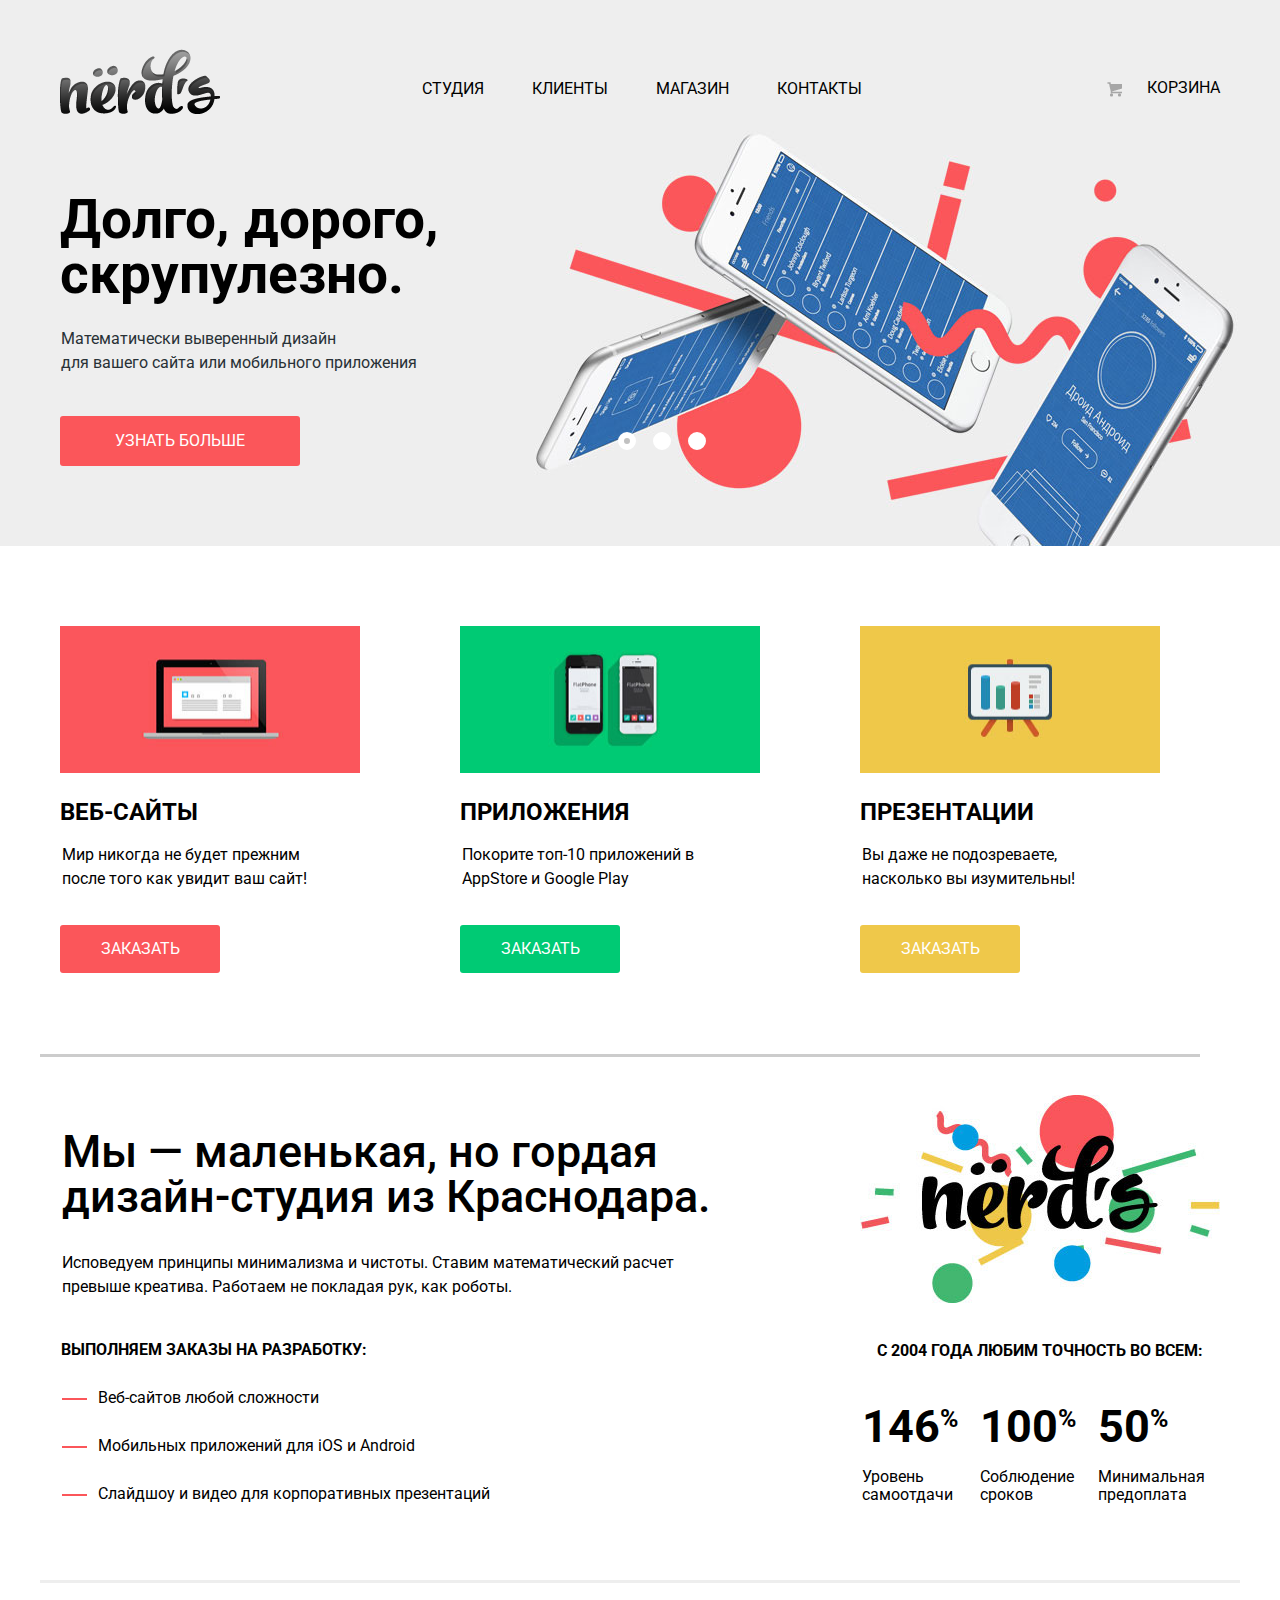
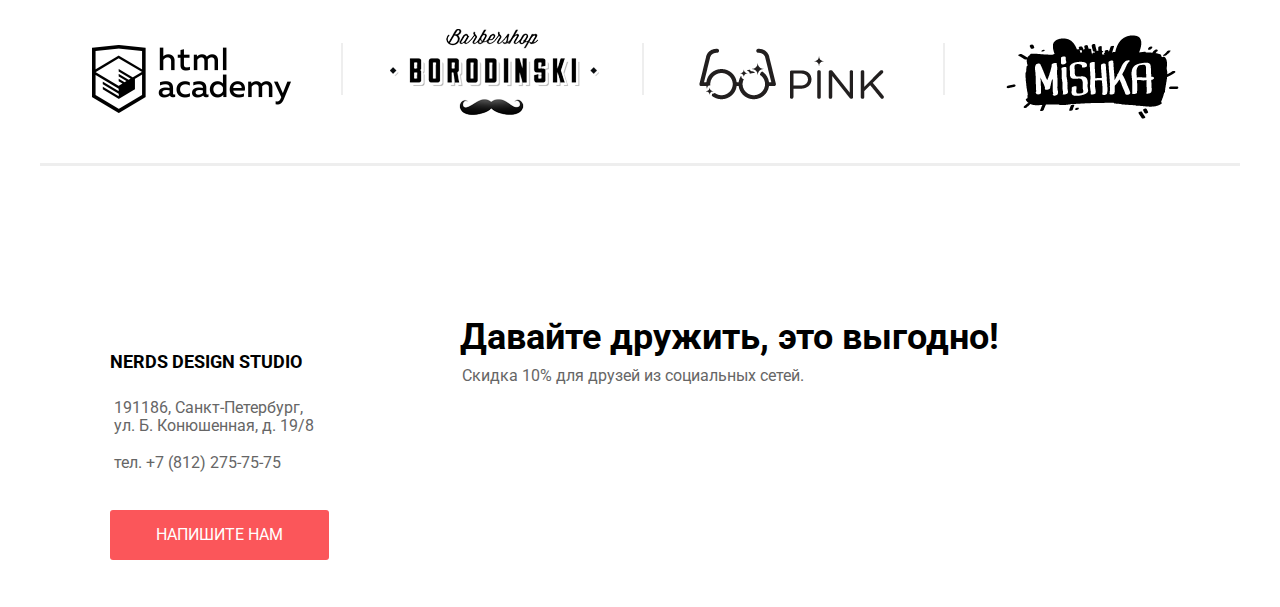
<file: index.html>
<!DOCTYPE html>
<html lang="ru">
<head>
	<meta charset="utf-8">
	<title>Нёрдс</title>
	<link href="css/normalize.css" rel="stylesheet">
	<link href="css/style.min.css" rel="stylesheet">
	<link href="https://fonts.googleapis.com/css?family=Roboto:300&amp;subset=latin,cyrillic" rel="stylesheet" type="text/css"> 	
</head>
<body>
	<header class="main-header">
		<div class="container">
			<div class="header-top clearfix">
				<div class="logo"> <img alt="" src="img/fb-icon.png" width="160" height="65"> </div>
				<nav class="main-navigator">
					<ul>
						<li> <a href="#">Студия</a> </li>
						<li> <a href="#">Клиенты</a> </li>
						<li> <a href="catalog.html">Магазин</a> </li>
						<li> <a href="#">Контакты</a> </li>
					</ul>
				</nav>
				<div class="user-block"> <a class="basket" href="#">Корзина</a> </div>
			</div>
			<div class="slider">
				<input type="radio" id="btn-1" name="toggle" checked>
				<input type="radio" id="btn-2" name="toggle">
				<input type="radio" id="btn-3" name="toggle">
				<div class="slider-controls">
					<label for="btn-1"></label>
					<label for="btn-2"></label>
					<label for="btn-3"></label>
				</div>
				<div class="slides">
					<div class="slide">
						<div class="slider-item">
							<div class="slider-title">Долго, дорого,
								<br> скрупулезно.</div>
							<p> Математически выверенный дизайн
								<br> для вашего сайта или мобильного приложения </p> <a class="btn" href="#">Узнать больше</a> </div>
					</div>
					<div class="slide">
						<div class="slider-item">
							<p class="slider-title">Любим математику
								<br> как никто другой</p>
							<p> Никакого креатива, только математические формулы
								<br> для расчета идеальных пропорций. </p> <a class="btn" href="#">Узнать больше</a> </div>
					</div>
					<div class="slide">
						<div class="slider-item">
							<p class="slider-title">Только ночь,
								<br> только хардкор</p>
							<p> Работать днем, как все? Мы против этого.
								<br> Ближе к полуночи работа только начинается </p> <a class="btn" href="#">Узнать больше</a> </div>
					</div>
				</div>
			</div>
		</div>
	</header>
	<main>
		<div class="container">
			<section class="features clearfix">
				<div class="features-item"> <img alt="" src="img/illustration-1.jpg" width="300" height="147"> <b class="features-name">Веб-сайты</b>
					<p> Мир никогда не будет прежним после того как увидит ваш сайт! </p> <a class="btn red" href="#">Заказать</a> </div>
				<div class="features-item"> <img alt="" src="img/illustration-2.jpg" width="300" height="147"> <b class="features-name">Приложения</b>
					<p> Покорите топ-10 приложений в AppStore и Google Play </p> <a class="btn green" href="#">Заказать</a> </div>
				<div class="features-item"> <img alt="" src="img/illustration-3.jpg" width="300" height="147"> <b class="features-name">Презентации</b>
					<p> Вы даже не подозреваете, насколько вы изумительны! </p> <a class="btn yellow" href="#">Заказать</a> </div>
			</section>
			<div class="conteiner-information clearfix">
				<div class="index-content-left">
					<p class="about-us">Мы &mdash; маленькая, но гордая дизайн-студия из Краснодара.</p>
					<p class="about-us-text"> Исповедуем принципы минимализма и чистоты. Ставим математический расчет превыше креатива. Работаем не покладая рук, как роботы. </p>
					<h3>
							Выполняем заказы на разработку:
						</h3>
					<ul class="orders">
						<li class="orders-text"> Веб-сайтов любой сложности </li>
						<li class="orders-text"> Мобильных приложений для iOS и Android </li>
						<li class="orders-text"> Слайдшоу и видео для корпоративных презентаций </li>
					</ul>
				</div>
				<div class="index-content-right">
					<div class="benefits-logo"> <img alt="" class="photo" src="img/nerds-illustration.jpg" width="360" height="208"> </div>
					<p class="indicators"> С 2004 года любим точность во всем: </p>
					<ul class="benefits">
						<li> <b class="benefits-figures">146<sup class="top">%</sup></b>
							<p class="benefits-text">Уровень
								<br> самоотдачи</p>
						</li>
						<li> <b class="benefits-figures">100<sup class="top">%</sup></b>
							<p class="benefits-text">Соблюдение
								<br> сроков</p>
						</li>
						<li> <b class="benefits-figures">50<sup class="top">%</sup></b>
							<p class="benefits-text">Минимальная
								<br> предоплата</p>
						</li>
					</ul>
				</div>
			</div>
			<div class="conteiner-example clearfix">
				<ul class="example-block">
					<li class="example">
						<a href="#"><img alt="" src="img/logo-1.png" width="260" height="180"></a>
					</li>
					<li class="example">
						<a href="#"><img alt="" src="img/logo-2.png" width="260" height="180"></a>
					</li>
					<li class="example">
						<a href="#"><img alt="" src="img/logo-3.png" width="260" height="180"></a>
					</li>
					<li class="example">
						<a href="#"><img alt="" src="img/logo-4.png" width="260" height="180"></a>
					</li>
				</ul>
			</div>
		</div>
	</main>
	<div class="map-wrapper">
		<div class="map" id="map">
			<script type="text/javascript" charset="utf-8" async src="https://api-maps.yandex.ru/services/constructor/1.0/js/?sid=iavC7nxiYzAZsRf-r_pXTPuaSkUYkFJc&amp;width=100%25&amp;height=416&amp;lang=ru_RU&amp;sourceType=constructor&amp;scroll=true"></script>
		</div>
		<div class="container clearfix">
			<section class="map-contacts">
				<p class="footer">Nerds design studio</p>
				<p class="adress"> 191186, Санкт-Петербург,
					<br> ул. Б. Конюшенная, д. 19/8 </p>
				<p class="phone">тел. +7 (812) 275-75-75</p> <a class="btn-write" href="chat.html">Напишите нам</a> </section>
		</div>
	</div>
	<footer class="main-footer">
		<div class="container clearfix">
			<div class="footer-social"> <a class="social-btn social-btn-vk" href="#">Вконтакте</a> <a class="social-btn social-btn-fb" href="#">Фейсбук</a> <a class="social-btn social-btn-inst" href="#">Инстаграм</a> </div>
			<div class="footer-title">
				<p class="social-header">Давайте дружить, это выгодно!</p>
				<p class="social-text">Скидка 10% для друзей из социальных сетей.</p>
			</div>
		</div>
	</footer>
	<div class="modal-content">
		<button class="modal-content-close" type="button" title="Закрыть">Закрыть</button>
		<h2 class="modal-content-title">Напишите нам</h2>
		<form class="form-communication" action="chat.html" method="post">
			<ul class="communication">
				<li>
					<label class="form-signature" for="signature"> Ваше имя: </label>
					<br>
					<input class="icon-user" type="text" id="signature" placeholder="Представьтесь, пожалуйста" required>
				</li>
				<li>
					<label class="form-e-mail" for="e-mail"> Ваше e-mail: </label>
					<br>
					<input class="icon-mail" type="text" id="e-mail" placeholder="Для отправки ответа" required> 
				</li>
			</ul>
			<label class="form-text" for="text-mail"> Текст письма: </label>
			<br>
			<textarea id="text-mail" placeholder="В свободной форме"></textarea>
			<button class="btn-communication" type="submit">Отправить</button>
		</form>
	</div>
	<script src="js/script.min.js"></script>
</body>
</html>
</file>
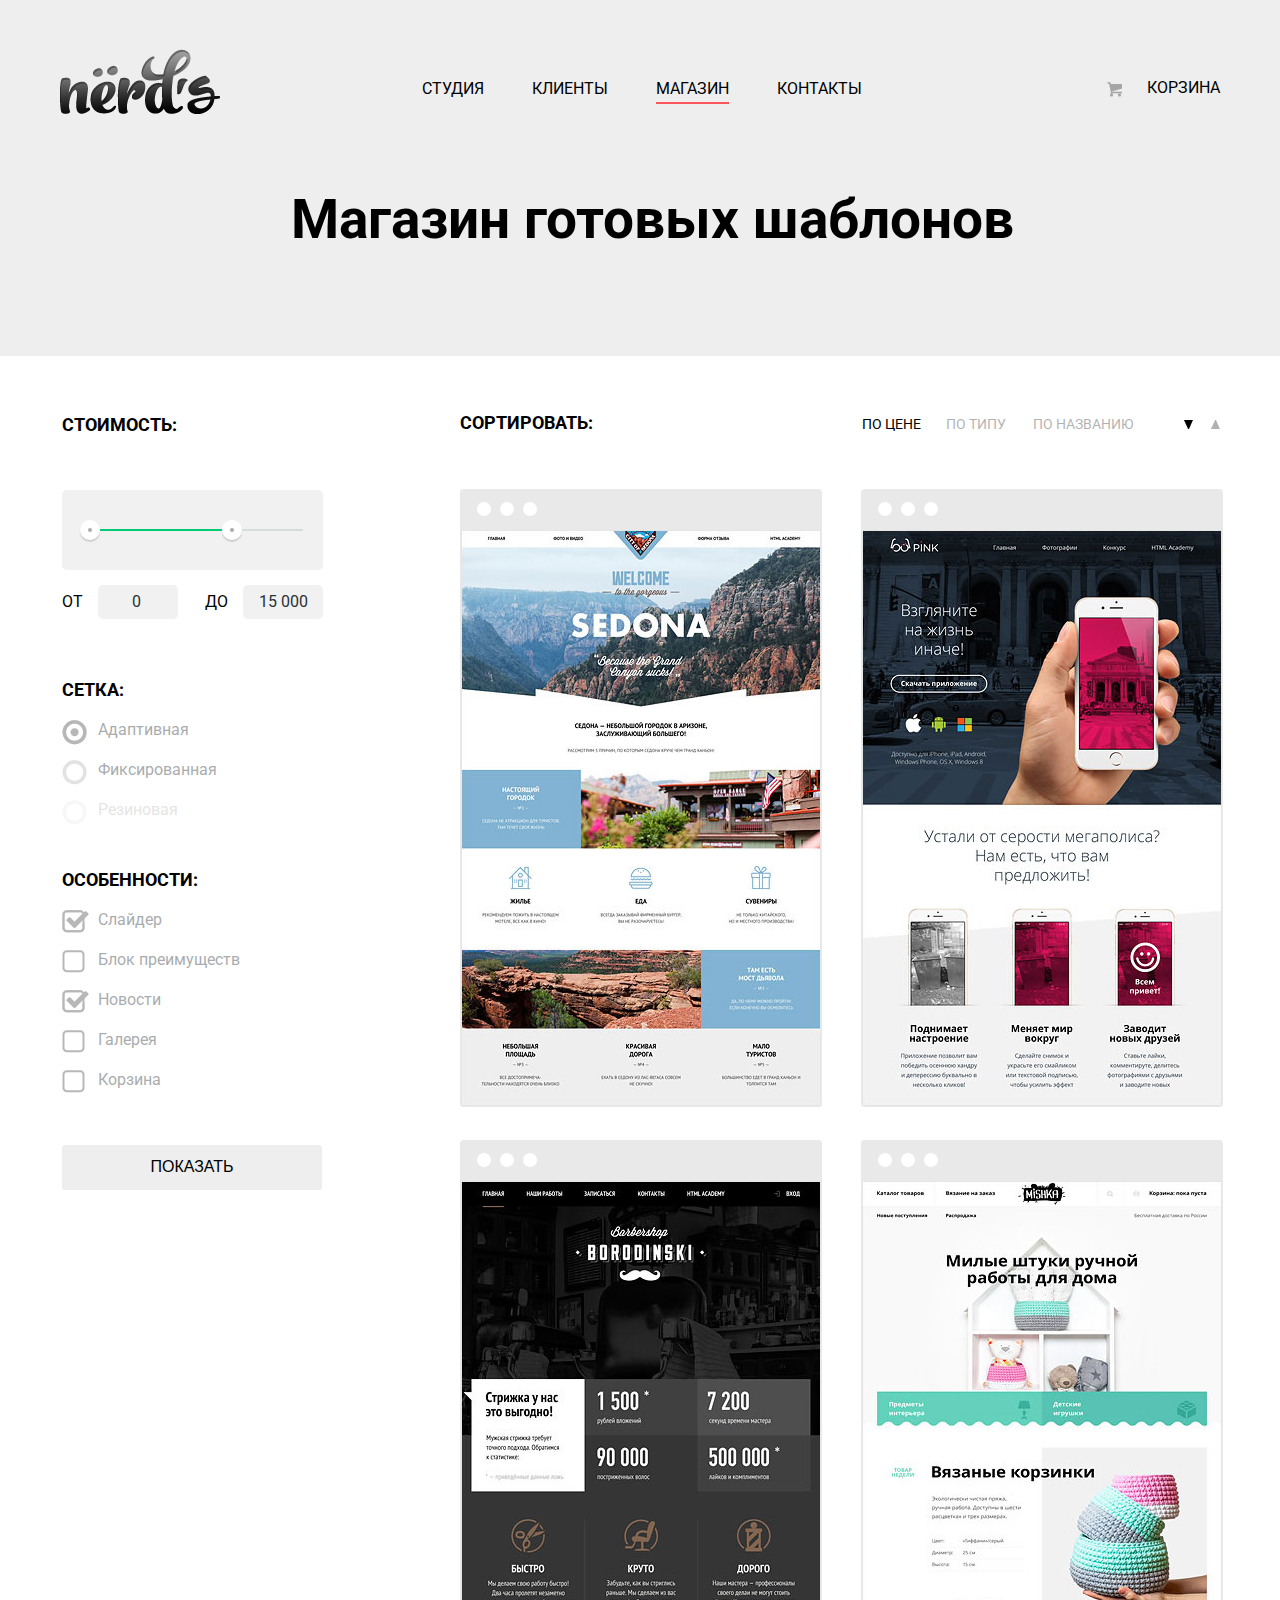
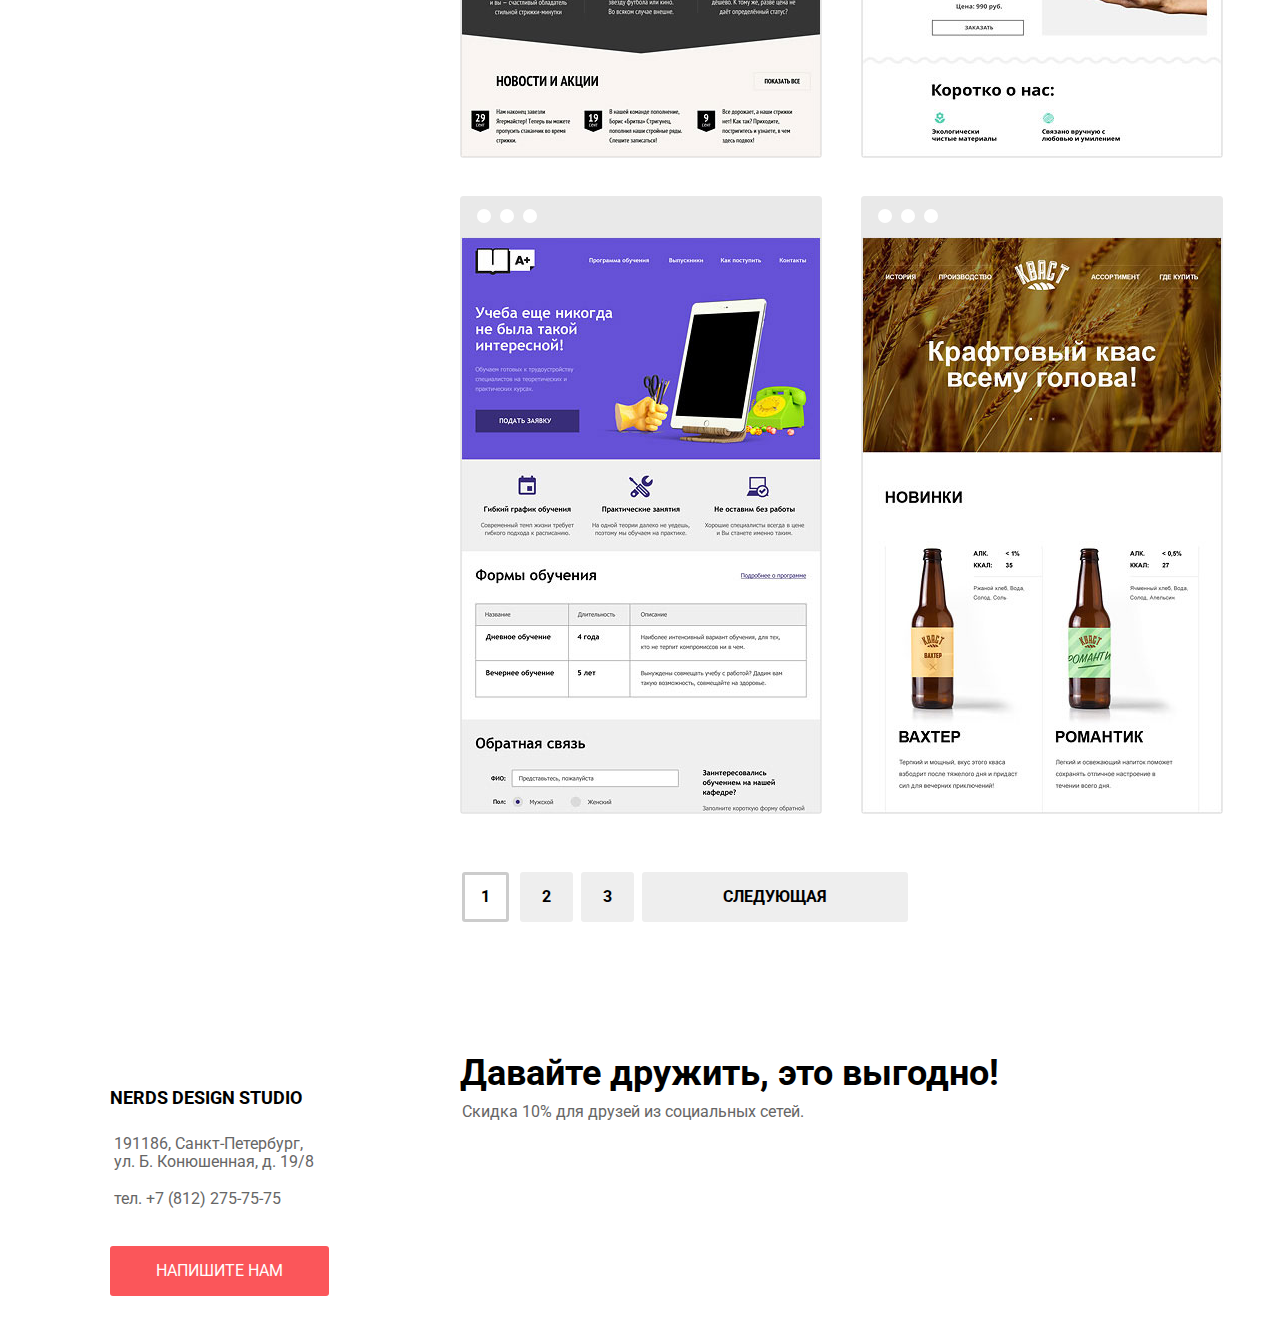
<file: catalog.html>
<!DOCTYPE html>
<html lang="ru">
<head>
	<meta charset="utf-8">
	<title>Нёрдс</title>
	<link href="css/normalize.css" rel="stylesheet">
	<link href="css/style.min.css" rel="stylesheet">
	<link href="https://fonts.googleapis.com/css?family=Roboto:300&amp;subset=latin,cyrillic" rel="stylesheet" type="text/css"> 
</head>
<body>
	<header class="main-header">
		<div class="container">
			<div class="header-top clearfix">
				<div class="logo">
					<a href="index.html"><img alt="" src="img/fb-icon.png" width="160" height="65"></a>
				</div>
				<nav class="main-navigator">
					<ul>
						<li> <a href="#">Студия</a> </li>
						<li> <a href="#">Клиенты</a> </li>
						<li class="activ"> <a>Магазин</a> </li>
						<li> <a href="#">Контакты</a> </li>
					</ul>
				</nav>
				<div class="user-block"> <a class="basket" href="#">Корзина</a> </div>
			</div>
			<div class="header-title">
				<h1>Магазин готовых шаблонов</h1> </div>
		</div>
	</header>
	<main>
		<div class="container clearfix">
			<div class="sorting">
				<div class="sorting-price">
					<p class="sorting-title sorting-title-1"> Стоимость: </p>
				</div>
				<form action="sorting.html" method="get">
					<div class="range-filter">
						<div class="range-controls">
							<div class="scale">
								<div class="bar" style="margin-left: 10px; width: 60%"></div>
							</div>
							<div class="toggle toggle-min"></div>
							<div class="toggle toggle-max"></div>
						</div>
						<div class="price-controls">
							<label class="min-price">от
								<input name="min-price" type="text" value="0 ">
							</label>
							<label class="max-price">до
								<input name="max-price" type="text" value="15 000">
							</label>
						</div>
					</div>
					<div class="grid">
						<p class="sorting-title">Сетка:</p>
						<ul class="grid-sorting">
							<li>
								<input type="radio" name="grid-item" value="p" id="Ad" checked>
								<label for="Ad">Адаптивная</label>
							</li>
							<li>
								<input type="radio" name="grid-item" value="p" id="Fix">
								<label for="Fix">Фиксированная</label>
							</li>
							<li>
								<input type="radio" name="grid-item" value="p" id="Rez" disabled>
								<label for="Rez">Резиновая</label>
							</li>
						</ul>
					</div>
					<div class="features-item-catalog">
						<p class="sorting-title">Особенности:</p>
						<ul class="features-sorting-list">
							<li>
								<input class="features-catalog" type="checkbox" name="SLD" id="slayder" checked>
								<label for="slayder">Слайдер</label>
							</li>
							<li>
								<input class="features-catalog" type="checkbox" name="bloc" id="advantages">
								<label for="advantages">Блок преимуществ</label>
							</li>
							<li>
								<input class="features-catalog" type="checkbox" name="nws" id="news" checked>
								<label for="news">Новости</label>
							</li>
							<li>
								<input class="features-catalog" type="checkbox" name="gal" id="gallery">
								<label for="gallery">Галерея</label>
							</li>
							<li>
								<input class="features-catalog" type="checkbox" name="bas" id="basket">
								<label for="basket">Корзина</label>
							</li>
						</ul>
					</div>
					<button class="btn-form" type="submit">Показать</button>
				</form>
			</div>
			<div class="catalog">
				<div class="sorting-item clearfix">
					<p class="sorting-title-catalog">Сортировать:</p>
					<ul class="sorting-right">
						<li class="active-sort"> <a class="sorting-view-item" href="#">по цене</a> </li>
						<li> <a class="sorting-view-item" href="#">по типу</a> </li>
						<li> <a class="sorting-view-item" href="#">по названию</a> </li>
						<li class="active-sort">
							<a class="sorting-view-item" href="#"><img alt="" src="img/sort-down.png" width="9" height="9"></a>
						</li>
						<li>
							<a class="sorting-view-item" href="#"><img alt="" src="img/sort-up.png" width="9" height="9"></a>
						</li>
					</ul>
				</div>
				<div class="catalog-wrapper">
					<div class="catalog-item">
						<div class="catalog-item-header"> 
							<span class="around"></span> 
							<span class="around"></span> 
							<span class="around"></span> 
						</div> 
						<img alt="" src="img/img-sedona.jpg" width="360" height="576">
						<div class="catalog-item-about"> 
							<a href="inform.html"><h3 class="name-catalog">Sedona</h3></a>
							<p> Информационный сайт
								<br> для туристов </p> 
							<a class="btn-catalog" href="#">9 900 руб.</a> 
						</div>
					</div>
					<div class="catalog-item">
						<div class="catalog-item-header"> 
							<span class="around"></span> 
							<span class="around"></span> 
							<span class="around"></span> 
						</div> 
						<img alt="" src="img/img-pink.jpg" width="360" height="576">
						<div class="catalog-item-about"> 
							<a href="inform.html"><h3>Pink app</h3></a>
							<p> Продуктовый лендинг
								<br> приложения для iOS и Android </p> 
							<a class="btn-catalog" href="#">9 900 руб.</a> 
						</div>
					</div>
					<div class="catalog-item">
						<div class="catalog-item-header"> 
							<span class="around"></span> 
							<span class="around"></span> 
							<span class="around"></span> 
						</div> 
						<img alt="" src="img/img-barbershop.jpg" width="360" height="576">
						<div class="catalog-item-about"> 
							<a href="inform.html"><h3>Barbershop</h3></a>
							<p> Сайт салона красоты.
								<br> Для мужчин, да. </p> 
							<a class="btn-catalog" href="#">9 900 руб.</a> 
						</div>
					</div>
					<div class="catalog-item">
						<div class="catalog-item-header"> 
							<span class="around"></span> 
							<span class="around"></span> 
							<span class="around"></span> 
						</div> 
						<img alt="" src="img/img-mishka.jpg" width="360" height="576">
						<div class="catalog-item-about"> 
							<a href="inform.html"><h3>Mishka</h3></a>
							<p> Интернет-магазин
								<br> вязаных игрушек </p> 
							<a class="btn-catalog" href="#">9 900 руб.</a> 
						</div>
					</div>
					<div class="catalog-item">
						<div class="catalog-item-header"> 
							<span class="around"></span> 
							<span class="around"></span> 
							<span class="around"></span> 
						</div> 
						<img alt="" src="img/img-aplus.jpg" width="360" height="576">
						<div class="catalog-item-about"> 
							<a href="inform.html"><h3>A plus</h3></a>
							<p> Лендинг курсов повышения
								<br> квалификации </p> 
							<a class="btn-catalog" href="#">9 900 руб.</a> 
						</div>
					</div>
					<div class="catalog-item">
						<div class="catalog-item-header"> 
							<span class="around"></span> 
							<span class="around"></span> 
							<span class="around"></span> 
						</div> 
						<img alt="" src="img/img-kvast.jpg" width="360" height="576">
						<div class="catalog-item-about"> 
							<a href="inform.html"><h3>Кваст</h3></a>
							<p> Промо-сайт производителя
								<br> крафтового кваса </p> 
							<a class="btn-catalog" href="#">9 900 руб.</a> 
						</div>
					</div>
				</div>
				<div class="pagination">
					<ul class="pagination-btn">
						<li class="active-pgn"> <a class="btn-pagin" href="#">1</a> </li>
						<li> <a class="btn-pagin" href="#">2</a> </li>
						<li> <a class="btn-pagin" href="#">3</a> </li>
						<li> <a class="btn-pagin" href="#">Следующая</a> </li>
					</ul>
				</div>
			</div>
		</div>
	</main>
	<div class="map-wrapper">
		<div class="map" id="map">
			<script type="text/javascript" charset="utf-8" async src="https://api-maps.yandex.ru/services/constructor/1.0/js/?sid=iavC7nxiYzAZsRf-r_pXTPuaSkUYkFJc&amp;width=100%25&amp;height=416&amp;lang=ru_RU&amp;sourceType=constructor&amp;scroll=true"></script>
		</div>
		<div class="container clearfix">
			<section class="map-contacts">
				<p class="footer">Nerds design studio</p>
				<p class="adress"> 191186, Санкт-Петербург,
					<br> ул. Б. Конюшенная, д. 19/8 </p>
				<p class="phone">тел. +7 (812) 275-75-75</p> <a class="btn-write" href="chat.html">Напишите нам</a>
			</section>
		</div>
	</div>
	<footer class="main-footer">
		<div class="container clearfix">
			<div class="footer-social"> <a class="social-btn social-btn-vk" href="#">Вконтакте</a> <a class="social-btn social-btn-fb" href="#">Фейсбук</a> <a class="social-btn social-btn-inst" href="#">Инстаграм</a> </div>
			<div class="footer-title">
				<p class="social-header">Давайте дружить, это выгодно!</p>
				<p class="social-text">Скидка 10% для друзей из социальных сетей.</p>
			</div>
		</div>
	</footer>
	<div class="modal-content">
		<button class="modal-content-close" type="button" title="Закрыть">Закрыть</button>
		<h2 class="modal-content-title">Напишите нам</h2>
		<form class="form-communication" action="chat.html" method="post">
			<ul class="communication">
				<li>
					<label class="form-signature" for="signature"> Ваше имя: </label>
					<br>
					<input class="icon-user" type="text" id="signature" placeholder="Представьтесь, пожалуйста" required> 
				</li>
				<li>
					<label class="form-e-mail" for="e-mail"> Ваше e-mail: </label>
					<br>
					<input class="icon-mail" type="text" id="e-mail" placeholder="Для отправки ответа" required>
				</li>
			</ul>
			<label class="form-text" for="text-mail"> Текст письма: </label>
			<br>
			<textarea id="text-mail" placeholder="В свободной форме"></textarea>
			<button class="btn-communication" type="submit">Отправить</button>
		</form>
	</div>
	<script src="js/script.min.js"></script>
</body>
</html>
</file>
<file: css/style.min.css>
body{line-height:24px;font-family:"Roboto","Arial",sans-serif;font-style:normal;background:#fff}h1,h2{font-size:55px}.main-navigator a,h3{color:#000;text-transform:uppercase}body,h3{font-size:16px}.clearfix::after{content:"";display:block;clear:both}.main-header{margin-bottom:80px;color:#000;background-color:#eee}.container,.header-top{width:1200px;margin:0 auto}.header-top{width:1160px}.logo{width:160px;margin-top:49px;margin-right:202px}.logo a:hover{opacity:.8}.example:hover img,.logo a:active{opacity:.3}.logo,.main-navigator{float:left}.main-navigator .activ{position:relative;background:0 0}.main-navigator .activ::after{content:"";position:absolute;height:2px;background-color:#fb565a;bottom:0;left:0;right:0}.main-navigator .activ a:hover,body,h1,h2{color:#000}.main-navigator a{display:block;margin-top:74px;text-decoration:none}.basket:hover,.main-navigator a:hover{color:#fb565a}.basket:active,.main-navigator a:active{color:#a6a6a6}.main-navigator ul{margin:0;padding:0;list-style:none;font-size:0}.main-navigator li{display:inline-block;vertical-align:top;margin-right:48px;font-size:16px;line-height:30px}.user-block{float:right;max-width:150px;background:url(../img/basket.png) no-repeat;background-position:10px 82px}.basket{position:relative;display:inline-block;margin-top:73px;margin-right:0;padding-left:50px;font-size:16px;line-height:30px;vertical-align:top;color:#000;text-decoration:none;text-transform:uppercase}.header-title{text-align:center;margin-left:24px;margin-top:86px;margin-bottom:-27px}.header-title h1{padding-bottom:125px}.slider{position:relative;height:425px}.slider input[type=radio]{position:absolute;opacity:0}.slider-controls{position:absolute;bottom:95px;left:50%;width:200px;height:20px;margin-left:-75px;margin-bottom:-1px;text-align:center;z-index:1000}.slider-controls label{display:inline-block;width:18px;height:18px;margin:0 10px 30px 3px;background:#fff;border:6px solid #fff;vertical-align:top;border-radius:50%;cursor:pointer;box-sizing:border-box}#btn-1:checked~.slider-controls label[for=btn-1],#btn-2:checked~.slider-controls label[for=btn-2],#btn-3:checked~.slider-controls label[for=btn-3]{background:#c1c1c1}.slide{position:absolute;top:0;left:0;width:100%;height:100%;overflow:hidden}.slider-item{min-width:380px;color:#283136}.slider-title{font-size:55px;line-height:55px;font-weight:700;margin-top:71px;margin-left:20px;margin-bottom:25px;color:#000}.slider-item p{margin-left:21px}.slide .btn{display:block;width:240px;padding:13px 0;margin-top:41px;margin-left:20px;font-size:16px;color:#fff;text-transform:uppercase;text-align:center;text-decoration:none;background:#fb565a;border-radius:3px}.slide .btn:hover{background:#e74246}.slide .btn:active{background:#d7373b;color:#e37376}.slide:nth-child(1){background:url(../img/slider-1.jpg) no-repeat 105% -6px}.slide{display:none}.slide:nth-child(2){background:url(../img/slider-2.jpg) no-repeat 100% -7px}.slide:nth-child(3){background:url(../img/slider-3.jpg) no-repeat 100% -5px}#btn-1:checked~.slides .slide:nth-child(1),#btn-2:checked~.slides .slide:nth-child(2),#btn-3:checked~.slides .slide:nth-child(3){display:block}.features{width:1100px;margin-left:20px;margin-bottom:78px}.features-item{float:left;width:300px;min-height:350px;margin-right:100px;text-align:left}.benefits li:last-child,.features-item:last-child{margin-right:0}.features-item img{margin-bottom:17px}.features-name{font-size:24px;line-height:30px;font-weight:700;text-transform:uppercase}.features-item p{font-size:16px;margin-left:2px;padding-right:30px;margin-top:16px}.features-item .btn{display:block;width:160px;padding:12px 0;margin-top:34px;font-size:16px;color:#fff;text-transform:uppercase;text-align:center;text-decoration:none;border-radius:3px}.red{background:#fb565a}.red:hover{background:#e74246}.red:active{background:#d7373b;color:#de5b5e}.green{background:#00ca74}.green:hover{background:#00bc6c}.green:active{background:#00aa62;color:#24b678}.yellow{background:#efc84a}.yellow:hover{background:#eab534}.yellow:active{background:#e5a722;color:#edc265}.conteiner-information{width:1160px;min-height:530px;padding-top:38px;border-top:3px solid #ccc;margin-bottom:-45px}.index-content-left{float:left;width:660px;padding:0;min-height:373px;margin-top:-11px;margin-left:22px}.about-us{margin-bottom:32px;font-size:45px;line-height:45px;font-weight:500}.about-us-text{margin-bottom:39px}.index-content-left h3{margin-left:-1px;margin-bottom:24px}.orders{list-style:none}.orders-text{position:relative;display:block;margin-left:-4px;margin-bottom:24px}.order-text:last-child{margin-bottom:0}.orders-text::after{content:"";position:absolute;top:12px;left:-36px;display:block;width:25px;height:2px;background:#fb565a}.index-content-right{float:right;width:380px;margin-right:-40px}.photo{width:360px;height:208px;margin-bottom:13px}.indicators{text-transform:uppercase;font-weight:700;margin-left:17px;margin-bottom:59px}.benefits{list-style:none;padding:0;font-size:0}.benefits li{display:inline-block;vertical-align:top;margin-right:20px;margin-left:2px;font-size:16px}.benefits-figures{font-size:45px;font-weight:700;line-height:10px}.top{top:-.6em;font-size:25px}.benefits-text{line-height:18px;margin-top:19px}.conteiner-example{border-top:3px solid #eee;border-bottom:3px solid #eee;margin-bottom:80px}.example-block{padding:0;margin:0 0 0 20px}.example{display:inline-block;width:260px;margin-right:37px;margin-bottom:-7px;vertical-align:top;position:relative}.example:last-child{margin-right:0}.example:active img{opacity:.2}.example:not(:first-child)::before{width:2px;height:52px;display:block;background:#eee;content:"";position:absolute;top:60px;left:-20px}.map-wrapper{position:relative}.map-contacts,.map-wrapper .container{position:absolute;top:0;left:50%;margin-left:-600px}.map-contacts{padding-left:54px;margin-top:2px;margin-left:20px;width:265px;min-height:309px;background:#fff;text-align:left;top:50px;left:0}.footer{margin-top:52px;margin-left:-4px;margin-bottom:25px;text-transform:uppercase;font-size:18px;font-weight:700}.adress{color:#666;line-height:18px;margin-bottom:2px}.phone{color:#666;margin-bottom:35px}.btn-write{display:block;width:219px;padding:13px 0;margin-left:-4px;margin-bottom:47px;font-size:16px;color:#fff;text-transform:uppercase;text-align:center;text-decoration:none;background:#fb565a;border-radius:3px}.btn-write:hover{background:#e74246}.main-footer{margin:0;padding:0}.footer-social{float:left}.social-btn{display:inline-block;width:79px;height:79px;margin:68px -14px 60px 22px;border-radius:50px;font-size:0;vertical-align:top;text-decoration:none}.social-btn:last-child{margin-right:0}.social-btn:hover{background:#e74246}.social-btn-vk{background:#e1e1e1 url(../img/vk.png) no-repeat center}.social-btn-vk:hover{background:#e74246 url(../img/vk.png) no-repeat center}.social-btn-vk:active{background:#d7373b url(../img/vk.png) no-repeat center}.social-btn-fb{background:#e1e1e1 url(../img/fb.png) no-repeat center}.social-btn-fb:hover{background:#e74246 url(../img/fb.png) no-repeat center}.social-btn-fb:active{background:#d7373b url(../img/fb.png) no-repeat center}.social-btn-inst{background:#e1e1e1 url(../img/insta.png) no-repeat center}.social-btn-inst:hover{background:#e74246 url(../img/insta.png) no-repeat center}.social-btn-inst:active{background:#d7373b url(../img/insta.png) no-repeat center}.footer-title{float:left;padding:0;margin:0 0 0 135px}.social-header{font-size:36px;font-weight:700;margin-left:2px;margin-top:79px;margin-bottom:10px}.social-text{font-size:16px;line-height:22px;color:#666;margin-left:4px}.sorting{float:left;width:260px;margin-left:22px;font-size:16px}.sorting-title-1{margin-bottom:53px}.range-filter{width:261px;margin-top:53px}.range-controls{position:relative;height:41px;padding-top:39px;padding-right:20px;padding-left:20px;margin-bottom:15px;border-radius:5px;background:#f1f1f1}.range-controls .scale{height:2px;background:#d7dcde}.range-controls .bar{width:70%;height:2px;background:#00ca74}.range-controls .toggle{position:absolute;top:30px;left:0;width:4px;height:4px;cursor:pointer;border:8px solid #fff;border-radius:50%;background:#ababab;box-shadow:0 2px 1px 0 #cfcfcf}.range-controls .toggle-min{left:18px}.range-controls .toggle-max{left:160px}.price-controls{font-size:0;text-transform:uppercase}.price-controls label{font-size:16px;display:inline-block;width:50%}.price-controls:last-child{margin-right:0}.max-price{text-align:right}.price-controls input{font-family:"Roboto","Arial",sans-serif;font-size:16px;width:60px;margin-left:11px;margin-bottom:55px;padding:8px 10px;text-align:center;color:#283136;border:none;border-radius:5px;background:#f1f1f1}.catalog{float:left;width:880px;margin-left:20px}input[type=checkbox],input[type=radio]{display:none}input[type=checkbox]+label,input[type=radio]+label{display:block;margin:10px 0;line-height:20px;padding-left:36px;position:relative;cursor:pointer;opacity:.4;color:#283136}input[type=checkbox]+label:hover{opacity:1;color:#000}input[type=radio]:disabled+label{opacity:.1;color:#000}input[type=checkbox]+label::before,input[type=radio]+label::before{content:"";width:27px;top:0;left:0;background:url(../img/sprite.png) no-repeat;position:absolute}input[type=checkbox]+label::before{display:block;height:27px;background-position:-5px -5px}input[type=radio]+label::before{height:26px;background-position:-5px -71px;opacity:.4}.active-sort a,input[type=radio]+label:hover{opacity:1}input[type=checkbox]:checked+label::after,input[type=radio]:checked+label::after{content:"";position:absolute;top:0;left:0;background:url(../img/sprite.png) no-repeat;width:27px;height:23px;background-position:-5px -38px}input[type=radio]:checked+label::after{height:26px;background-position:-5px -106px}.features-sorting-list,.grid-sorting{list-style:none;padding:0}.features-sorting-list li,.grid-sorting li{margin-bottom:20px}.grid-sorting li:last-child{margin-bottom:48px}.features-sorting-list li:last-child{margin-bottom:55px}.btn-form{display:block;width:260px;padding:13px 0;font-size:16px;color:#000;border:none;text-transform:uppercase;text-align:center;text-decoration:none;background:#eee;border-radius:3px;cursor:pointer}.btn-form:hover{background:#dfdfdf}.btn-form:active{background:#d5d5d5}.sorting-title,.sorting-title-catalog{text-transform:uppercase;font-size:18px;font-weight:700}.sorting-title-catalog{float:left;margin:4px 0 0}.sorting-title{margin-top:4px;margin-bottom:18px}.sorting-item{position:relative;font-size:0;width:760px;min-height:25px;margin-left:118px;margin-top:-2px}.sorting-right,.sorting-right li{display:inline-block;vertical-align:top}.sorting-right{list-style:none;text-transform:uppercase;float:right;padding:0;margin:5px 0 0;font-size:0}.sorting-right li{margin-right:25px;font-size:14px}.sorting-right li:nth-child(2){margin-right:27px}.sorting-right li:nth-child(3){margin-right:50px}.sorting-right li:nth-child(4){margin-right:18px}.sorting-right li:last-child{margin-right:0}.sorting-view-item{color:#000;text-decoration:none;opacity:.3}.sorting-view-item:hover{opacity:.6}.catalog-wrapper{width:780px;margin-top:53px;margin-left:118px}.catalog-item{display:inline-block;width:360px;margin-right:35px;margin-bottom:33px;vertical-align:top;border:1px solid #e9e9e9;border-radius:3px;position:relative}.catalog-item:nth-child(2n){margin-right:0}.catalog-item:nth-child(4){margin-right:0;margin-bottom:38px}.catalog-item img,.catalog-item:hover .catalog-item-about{display:block}.catalog-item-header{width:360px;height:40px;background:#e9e9e9}.catalog-item:hover .catalog-item-header{background:#4d4d4d}.around{display:inline-block;width:14px;height:14px;margin-top:12px;margin-left:16px;border-radius:50px;background:#fff}.around:nth-child(2){margin-left:5px}.around:last-child{margin-left:5px}.catalog-item-about{color:#6f6f6f;text-align:center;height:231px;display:none;background:#eee;position:absolute;left:0;bottom:0;width:100%}.catalog-item-about h3{margin-top:28px;margin-bottom:5px;font-size:18px}.btn-catalog,.catalog-item-about a,.pagination-btn li{text-decoration:none}.catalog-item-about p{font-size:16px;line-height:19px}.btn-catalog{display:block;width:200px;padding:13px 0;margin-top:30px;margin-left:80px;margin-bottom:43px;font-size:16px;color:#fff;text-transform:uppercase;text-align:center;background:#fb565a;border-radius:3px}.btn-catalog:hover{background:#e74246}.btn-catalog:active{background:#d7373b}.pagination{width:480px;margin-top:25px;margin-left:120px;margin-bottom:60px}.pagination-btn{padding:0;list-style:none}.pagination-btn li{display:inline-block;vertical-align:top;width:47px;padding:10px 0;margin-right:7px;font-size:16px;font-weight:700;color:#000;text-transform:uppercase;text-align:center;background:#eee;border-radius:3px;border:3px transparent solid}.pagination-btn li:nth-child(2),.pagination-btn li:nth-child(3){margin-right:4px}.pagination-btn li:last-child{margin-right:0;width:260px}.pagination-btn li:hover{background:#dfdfdf}.pagination-btn li:active{background:#d5d5d5}.btn-pagin{text-decoration:none;color:#000}.pagination-btn .active-pgn{border:3px solid #ccc;background:#fff;box-sizing:border-box}@keyframes bounce{0%{-webkit-transform:translateX(-2000px);transform:translateX(-2000px)}60%{-webkit-transform:translateX(50px);transform:translateX(50px)}80%{-webkit-transform:translateX(-20px);transform:translateX(-20px)}to{-webkit-transform:translateX(0);transform:translateX(0)}}@keyframes shake{0% to{-webkit-transform:translateX(0);transform:translateX(0)}10% 30% 50% 70% 90%{-webkit-transform:translateX(-10px);transform:translateX(-10px)}20% 40% 60% 80%{-webkit-transform:translateX(10px);transform:translateX(10px)}}.modal-content{position:fixed;top:180px;left:50%;margin-left:-530px;padding-top:73px;padding-left:100px;color:#000;background:#fff;box-shadow:0 20px 40px 0 rgba(0,1,1,.75);padding-right:100px;width:960px;box-sizing:border-box;z-index:1001;display:none}.modal-content-show{display:block;-webkit-animation:bounce .6s;animation:bounce .6s}.modal-error{-webkit-animation:shake .6s;animation:shake .6s;border-color:#e74246}.modal-content-close{position:absolute;top:78px;right:90px;width:21px;height:21px;font-size:0;border:0;cursor:pointer;background-color:#fff}.modal-content-close::after,.modal-content-close::before{content:"";position:absolute;top:1px;left:5px;width:25px;height:4px;background-color:red;border-radius:1px}.modal-content-close::before{-webkit-transform:rotate(45deg);transform:rotate(45deg)}.modal-content-close::after{-webkit-transform:rotate(-45deg);transform:rotate(-45deg)}.modal-content-close:hover{opacity:.3}.modal-content-close:active{opacity:.2}.communication,.modal-content h2{margin:0 0 49px;font-size:45px;font-weight:700}.modal-content .form-communication{margin-bottom:84px}.communication{list-style:none;padding:0;margin:0 0 36px;font-size:0}.communication li{display:inline-block;vertical-align:top;width:360px;margin-right:40px}.communication li:last-child{margin-right:0}.form-e-mail,.form-signature{font-size:16px}.form-communication input[type=text],.form-communication textarea{margin-top:12px;font-size:16px;line-height:18px;font-family:"Roboto","Arial",sans-serif;color:#a1a1a1;background-color:#fff;border:2px solid #d7dcde;border-radius:3px;box-sizing:border-box}.form-communication input[type=text]{margin-right:40px;background:#fff;display:inline-block;vertical-align:top;width:360px;padding:16px 18px}.form-communication textarea{width:760px;padding:14px 15px 87px}.form-communication input:hover,.form-communication textarea:hover{border-color:#b4b9bb}.form-communication input:focus,.form-communication textarea:focus{border-color:#000}.btn-communication{display:block;width:260px;margin-top:47px;padding:13px 0;font-size:16px;color:#fff;border:none;text-transform:uppercase;text-align:center;text-decoration:none;background:#fb565a;border-radius:3px}.btn-communication:hover{background:#e74246}.form-text{font-weight:700}
</file>
